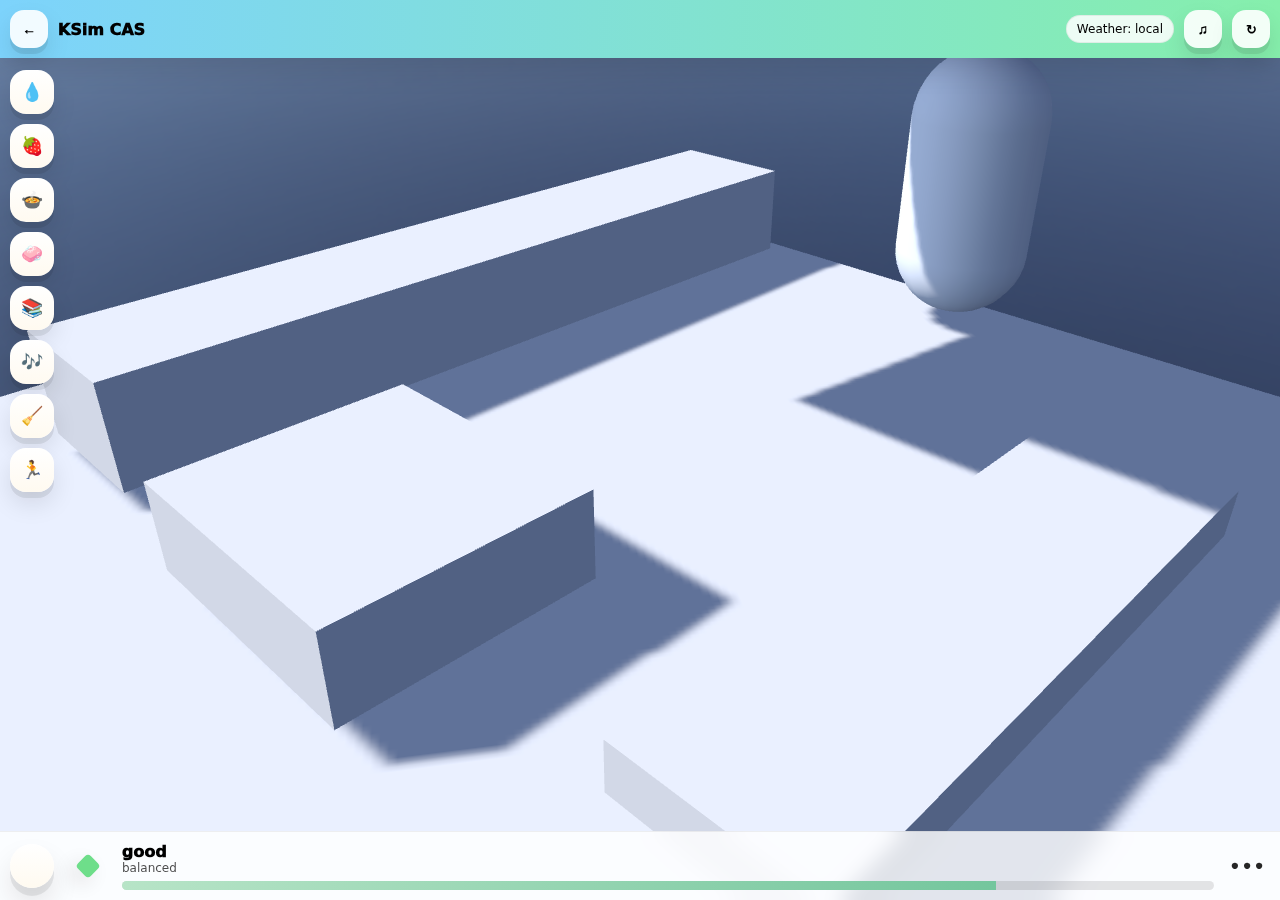
<file: index.html>
<!DOCTYPE html>
<html lang="en">
<head>
  <meta charset="UTF-8" />
  <title>KSim CAS</title>
  <meta name="viewport" content="width=device-width,initial-scale=1" />
  <meta name="theme-color" content="#b7e4c7" />
  <link rel="manifest" href="manifest.json" />
  <link rel="stylesheet" href="css/style.css" />
</head>
<body>
  <!-- 3D World Layer (Replace /playcanvas with PlayCanvas export later) -->
  <iframe id="worldFrame" class="world-frame" src="playcanvas/index.html" title="KSimWorld"></iframe>

  <!-- HUD Layer -->
  <div id="hud" class="hud-root" role="application" aria-label="KSim CAS HUD">
    <header class="topbar">
      <button id="backBtn" class="iconbtn" aria-label="Back">←</button>
      <div class="topbar-title">KSim CAS</div>
      <div id="weatherChip" class="chip" title="Weather">Loading…</div>
      <button id="musicToggle" class="iconbtn" aria-label="Music">♫</button>
      <button id="musicSkip" class="iconbtn" aria-label="Skip">↻</button>
    </header>

    <main class="stage">
      <aside class="quickbar" aria-label="Quick actions">
        <button class="qbtn" data-action="drink" title="Drink"><span class="qico">💧</span></button>
        <button class="qbtn" data-action="snack" title="Snack"><span class="qico">🍓</span></button>
        <button class="qbtn" data-action="meal" title="Meal"><span class="qico">🍲</span></button>
        <button class="qbtn" data-action="hygiene" title="Hygiene"><span class="qico">🧼</span></button>
        <button class="qbtn" data-action="homeschool" title="Homeschool"><span class="qico">📚</span></button>
        <button class="qbtn" data-action="entertain" title="Entertainment"><span class="qico">🎶</span></button>
        <button class="qbtn" data-action="clean" title="Clean"><span class="qico">🧹</span></button>
        <button class="qbtn" data-action="exercise" title="Exercise"><span class="qico">🏃</span></button>
      </aside>

      <div id="hygieneMenu" class="bubblemenu" aria-hidden="true">
        <button data-hyg="toilet">Toilet</button>
        <button data-hyg="shower">Shower</button>
        <button data-hyg="teeth">Teeth</button>
        <button data-hyg="hair">Hair</button>
        <button data-hyg="skin">Skin</button>
      </div>

      <!-- Tap zone for “open menu” (character in 3D world; this is a HUD hotspot) -->
      <section class="tapzone" aria-label="Tap Kelly to open menu">
        <button id="openPanelBtn" class="tapzone-btn" aria-label="Open menu"></button>
        <div id="xpFloatLayer" class="xp-layer" aria-hidden="true"></div>
      </section>

      <div id="overlay" class="overlay" aria-hidden="true"></div>

      <aside id="panel" class="panel" aria-label="NookPhone Menu">
        <div class="nookphone">
          <div class="np-head">
            <div class="np-handle" aria-hidden="true"></div>
            <div class="np-title">NookPhone</div>
            <div class="np-sub">Kelly’s Life Dashboard</div>
          </div>

          <nav class="tabs" aria-label="Tabs">
            <button data-tab="emotions" data-icon="EM" data-label="Emotions">Emotions</button>
            <button data-tab="needs" data-icon="ND" data-label="Needs">Needs</button>
            <button data-tab="recipes" data-icon="RC" data-label="Recipes">Recipes</button>
            <button data-tab="baking" data-icon="BK" data-label="Baking">Baking</button>
            <button data-tab="haircare" data-icon="HC" data-label="HairCare">HairCare</button>
            <button data-tab="timers" data-icon="TM" data-label="Timers">Timers</button>
            <button data-tab="calendar" data-icon="CL" data-label="Calendar">Calendar</button>
            <button data-tab="reactions" data-icon="RX" data-label="Reactions">Reactions</button>
            <button data-tab="skills" data-icon="SK" data-label="Skills">Skills</button>
            <button data-tab="notifications" data-icon="NT" data-label="Notifs">Notifs</button>
          </nav>

          <div id="tabContent" class="content" tabindex="-1"></div>
        </div>
      </aside>

      <div id="actionMenu" class="action-menu" aria-hidden="true">
        <button data-act="edit">Edit</button>
        <button data-act="delete">Delete</button>
        <button data-act="close">Close</button>
      </div>
    </main>

    <footer class="hudbar" aria-label="HUD">
      <button id="headshotBtn" class="headshot" aria-label="Close menu / Home"></button>

      <div class="plumbob-wrap" aria-hidden="true">
        <div id="plumbob" class="plumbob"></div>
      </div>

      <div class="moodblock">
        <div id="moodMain" class="mood-main">good</div>
        <div id="moodSub" class="mood-sub">balanced</div>
        <div class="gauge"><div id="moodGauge" class="gauge-fill"></div></div>
      </div>

      <div id="needDots" class="dots" aria-label="Need health">•••</div>
    </footer>

    <button id="installBtn" class="install" hidden>Install App</button>
  </div>

  <script src="js/state.js"></script>
  <script src="js/audio.js"></script>
  <script src="js/ui.js"></script>
  <script src="js/app.js"></script>

  <script>
    if ('serviceWorker' in navigator) {
      navigator.serviceWorker.register('service-worker.js').catch(()=>{});
    }
  </script>
</body>
</html>
</file>
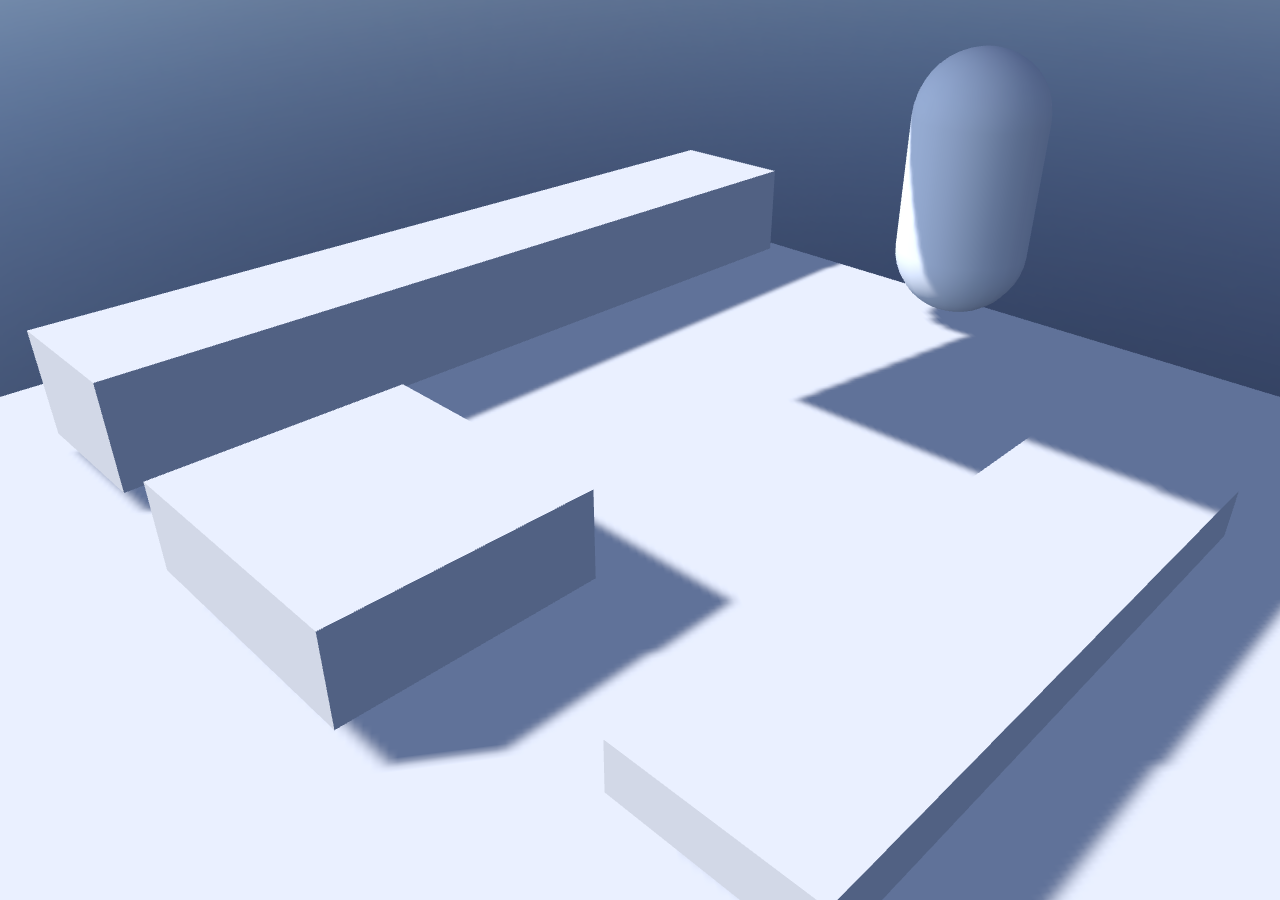
<file: playcanvas/index.html>
<!doctype html>
<html>
<head>
    <meta name='viewport' content='width=device-width, initial-scale=1, maximum-scale=1, minimum-scale=1, user-scalable=no, viewport-fit=cover' />
    <meta charset='utf-8'>
    <link rel="stylesheet" type="text/css" href="styles.css">
    <link rel="manifest" href="manifest.json">
    <style></style>
    <title>KSimWorld</title>
    <script src="playcanvas-stable.min.js"></script>
    <script src="__settings__.js"></script>
</head>
<body>
    <script src="__modules__.js"></script>
    <script src="__start__.js"></script>
    <script src="__loading__.js"></script>
</body>
</html>
</file>
<file: css/style.css>
/* KSimHome: 3D world + ACNH HUD overlay (mobile-first) */
:root{
  --paper:#fff7e8;
  --paper2:#f7fff6;
  --mint:#b7e4c7;
  --mint2:#74c69d;
  --ink:#1b4332;
  --shadow: rgba(0,0,0,.18);
  --shadow2: rgba(0,0,0,.10);
}
*{box-sizing:border-box}
html,body{height:100%;margin:0;font-family:system-ui,-apple-system,Segoe UI,Roboto,Arial}
.world-frame{position:fixed;inset:0;border:0;width:100vw;height:100vh;background:linear-gradient(180deg,#bde0fe,#caffbf);z-index:0}
.hud-root{position:fixed;inset:0;z-index:1;display:flex;flex-direction:column;pointer-events:none}
.topbar{pointer-events:auto;display:flex;align-items:center;gap:10px;padding:10px;background:linear-gradient(90deg,#7dd3fc,#86efac);box-shadow:0 10px 30px var(--shadow2)}
.topbar-title{font-weight:950}
.chip{margin-left:auto;font-size:12px;padding:6px 10px;border-radius:999px;background:rgba(255,255,255,.85);border:1px solid rgba(0,0,0,.06)}
.iconbtn{width:38px;height:38px;border-radius:14px;border:0;background:rgba(255,255,255,.9);box-shadow:0 6px 0 rgba(0,0,0,.08), 0 12px 24px var(--shadow2);font-weight:950}
.stage{flex:1;position:relative}
.quickbar{pointer-events:auto;position:absolute;left:10px;top:12px;display:flex;flex-direction:column;gap:10px}
.qbtn{width:44px;height:44px;border-radius:16px;border:0;background:linear-gradient(180deg,#fff,#fffaf0);box-shadow:0 6px 0 rgba(0,0,0,.08), 0 12px 24px var(--shadow2)}
.qico{font-size:18px}
.bubblemenu{pointer-events:auto;position:absolute;left:70px;top:72px;display:none;flex-direction:column;gap:8px;padding:10px;border-radius:20px;background:linear-gradient(180deg,var(--paper),var(--paper2));box-shadow:0 18px 46px var(--shadow);border:1px solid rgba(0,0,0,.07)}
.bubblemenu.show{display:flex}
.bubblemenu button{border:0;border-radius:16px;padding:10px 12px;font-weight:950;background:linear-gradient(180deg,#fff,#fffaf0);box-shadow:0 6px 0 rgba(0,0,0,.08), 0 10px 22px var(--shadow2)}
.tapzone{pointer-events:none;position:absolute;inset:0}
.tapzone-btn{pointer-events:auto;position:absolute;left:50%;top:55%;transform:translate(-50%,-50%);width:min(300px,74vw);height:min(520px,64vh);border:0;border-radius:30px;background:transparent}
.xp-layer{position:absolute;left:50%;top:48%;transform:translate(-50%,-50%);pointer-events:none;z-index:5;min-width:240px}
.xp{display:inline-block;margin:6px;padding:8px 12px;border-radius:999px;background:rgba(255,255,255,.95);border:1px solid rgba(0,0,0,.06);box-shadow:0 10px 26px var(--shadow2);font-weight:950;animation:xpUp 1.9s ease-out forwards}
@keyframes xpUp{from{opacity:1;transform:translateY(0) scale(1)}to{opacity:0;transform:translateY(-70px) scale(.98)}}
.overlay{position:fixed;inset:0;background:rgba(0,0,0,.28);backdrop-filter:blur(6px);opacity:0;pointer-events:none;transition:opacity .18s ease;z-index:8}
.overlay.show{opacity:1;pointer-events:auto}
.panel{position:fixed;left:50%;top:50%;width:min(560px,92vw);max-height:78vh;transform:translate(-50%,-50%) scale(.96);opacity:0;pointer-events:none;transition:transform .18s ease, opacity .18s ease;z-index:9}
.panel.open{opacity:1;pointer-events:auto;transform:translate(-50%,-50%) scale(1)}
.nookphone{background:linear-gradient(180deg,var(--paper),var(--paper2));border-radius:30px;overflow:hidden;border:1px solid rgba(0,0,0,.06);box-shadow:0 18px 60px rgba(0,0,0,.25)}
.np-head{text-align:center;padding:14px 14px 8px}
.np-handle{width:78px;height:7px;border-radius:999px;margin:2px auto 10px;background:rgba(0,0,0,.12)}
.np-title{font-weight:950}
.np-sub{font-size:12px;opacity:.7;margin-top:2px}
.tabs{display:grid;grid-template-columns:repeat(4,1fr);gap:12px;padding:12px 14px 14px}
.tabs button{position:relative;border:0;border-radius:18px;height:72px;background:linear-gradient(180deg, rgba(255,255,255,.95), rgba(255,255,255,.72));box-shadow:0 6px 0 rgba(0,0,0,.08), 0 10px 22px rgba(0,0,0,.10);transition:transform .12s ease, box-shadow .12s ease}
.tabs button::before{content:attr(data-icon);position:absolute;left:50%;top:16px;transform:translateX(-50%);width:38px;height:38px;border-radius:16px;display:flex;align-items:center;justify-content:center;font-weight:950;background:linear-gradient(180deg,var(--mint),var(--mint2));color:var(--ink);box-shadow:inset 0 2px 0 rgba(255,255,255,.6)}
.tabs button::after{content:attr(data-label);position:absolute;left:8px;right:8px;bottom:10px;font-size:11px;opacity:.85;text-align:center;white-space:nowrap;overflow:hidden;text-overflow:ellipsis}
.tabs button:active{transform:translateY(4px);box-shadow:0 2px 0 rgba(0,0,0,.08), 0 6px 14px rgba(0,0,0,.08)}
.content{padding:10px 14px 16px;overflow:auto;max-height:52vh}
.card{background:linear-gradient(180deg,#fff,#fffdf6);border:1px solid rgba(0,0,0,.06);box-shadow:0 10px 26px rgba(0,0,0,.08);border-radius:18px;padding:12px;margin:10px 0}
input,textarea{width:100%;border-radius:14px;border:1px solid rgba(0,0,0,.08);padding:10px 12px;font-size:14px;background:#fff;margin-top:8px}
textarea{min-height:84px;resize:vertical}
.btn{border:0;border-radius:14px;padding:10px 12px;font-weight:950;background:linear-gradient(180deg,var(--mint),var(--mint2));color:var(--ink);box-shadow:inset 0 2px 0 rgba(255,255,255,.6)}
.grid{display:grid;grid-template-columns:repeat(3, 1fr);gap:10px;margin-top:10px}
.tile{position:relative;height:86px;border-radius:18px;background:linear-gradient(180deg,#fff,#fffaf0);border:1px solid rgba(0,0,0,.06);box-shadow:0 8px 0 rgba(0,0,0,.08), 0 14px 26px rgba(0,0,0,.10);padding:10px;display:flex;flex-direction:column;justify-content:space-between}
.tile .tname{font-weight:950;font-size:12px;line-height:1.1;overflow:hidden;text-overflow:ellipsis;display:-webkit-box;-webkit-line-clamp:2;-webkit-box-orient:vertical}
.tile .tmeta{font-size:11px;opacity:.72;white-space:nowrap;overflow:hidden;text-overflow:ellipsis}
.tile.sel{outline:3px solid rgba(116,198,157,.8)}
.tile::after{content:"";position:absolute;right:10px;top:10px;width:12px;height:12px;border-radius:6px;background:rgba(116,198,157,.35)}
.action-menu{pointer-events:auto;position:fixed;left:50%;bottom:92px;transform:translateX(-50%) translateY(20px);opacity:0;pointer-events:none;background:linear-gradient(180deg,var(--paper),var(--paper2));border-radius:18px;box-shadow:0 18px 46px rgba(0,0,0,.22);border:1px solid rgba(0,0,0,.07);padding:10px;display:flex;gap:8px;z-index:12;transition:opacity .15s ease, transform .15s ease}
.action-menu.show{opacity:1;pointer-events:auto;transform:translateX(-50%) translateY(0)}
.action-menu button{border:0;border-radius:14px;padding:10px 12px;font-weight:950;background:linear-gradient(180deg,var(--mint),var(--mint2));color:var(--ink);box-shadow:inset 0 2px 0 rgba(255,255,255,.6)}
.hudbar{pointer-events:auto;position:fixed;left:0;right:0;bottom:0;display:flex;align-items:center;gap:12px;padding:10px;background:rgba(255,255,255,.82);backdrop-filter: blur(10px);border-top:1px solid rgba(0,0,0,.06)}
.headshot{width:44px;height:44px;border-radius:999px;border:0;background:linear-gradient(180deg,#fff,#fffaf0);box-shadow:0 8px 0 rgba(0,0,0,.08), 0 16px 28px var(--shadow2)}
.plumbob-wrap{width:44px;height:44px;display:flex;align-items:center;justify-content:center}
.plumbob{width:18px;height:18px;transform:rotate(45deg);border-radius:4px;background:#6ede8a;box-shadow:0 10px 20px rgba(0,0,0,.12)}
.moodblock{flex:1}
.mood-main{font-weight:950;text-transform:lowercase}
.mood-sub{font-size:12px;opacity:.7}
.gauge{height:9px;border-radius:999px;background:rgba(0,0,0,.10);overflow:hidden;margin-top:6px}
.gauge-fill{height:100%;width:70%;background:linear-gradient(90deg,#b7e4c7,#74c69d)}
.dots{width:44px;text-align:center;font-weight:950;letter-spacing:2px;opacity:.85}
.install{pointer-events:auto;position:fixed;right:12px;bottom:74px;border:0;border-radius:18px;padding:12px 14px;font-weight:950;background:linear-gradient(180deg,var(--paper),var(--paper2));box-shadow:0 18px 46px rgba(0,0,0,.18);border:1px solid rgba(0,0,0,.07)}
@media (max-width:420px){.tabs{grid-template-columns:repeat(3,1fr)}}
</file>
<file: playcanvas/styles.css>
html {
    height: 100%;
    width: 100%;
    background-color: #1d292c;
}
body {
    margin: 0;
    max-height: 100%;
    height: 100%;
    overflow: hidden;
    background-color: #1d292c;
    font-family: Helvetica, arial, sans-serif;
    position: relative;
    width: 100%;

    -webkit-tap-highlight-color: transparent;
}

#application-canvas {
    display: block;
    position: absolute;
    top: 0;
    left: 0;
    right: 0;
    bottom: 0;
}
#application-canvas.fill-mode-NONE {
    margin: auto;
}
#application-canvas.fill-mode-KEEP_ASPECT {
    width: 100%;
    height: auto;
    margin: 0;
}
#application-canvas.fill-mode-FILL_WINDOW {
    width: 100%;
    height: 100%;
    margin: 0;
}

canvas:focus {
    outline: none;
}
</file>
